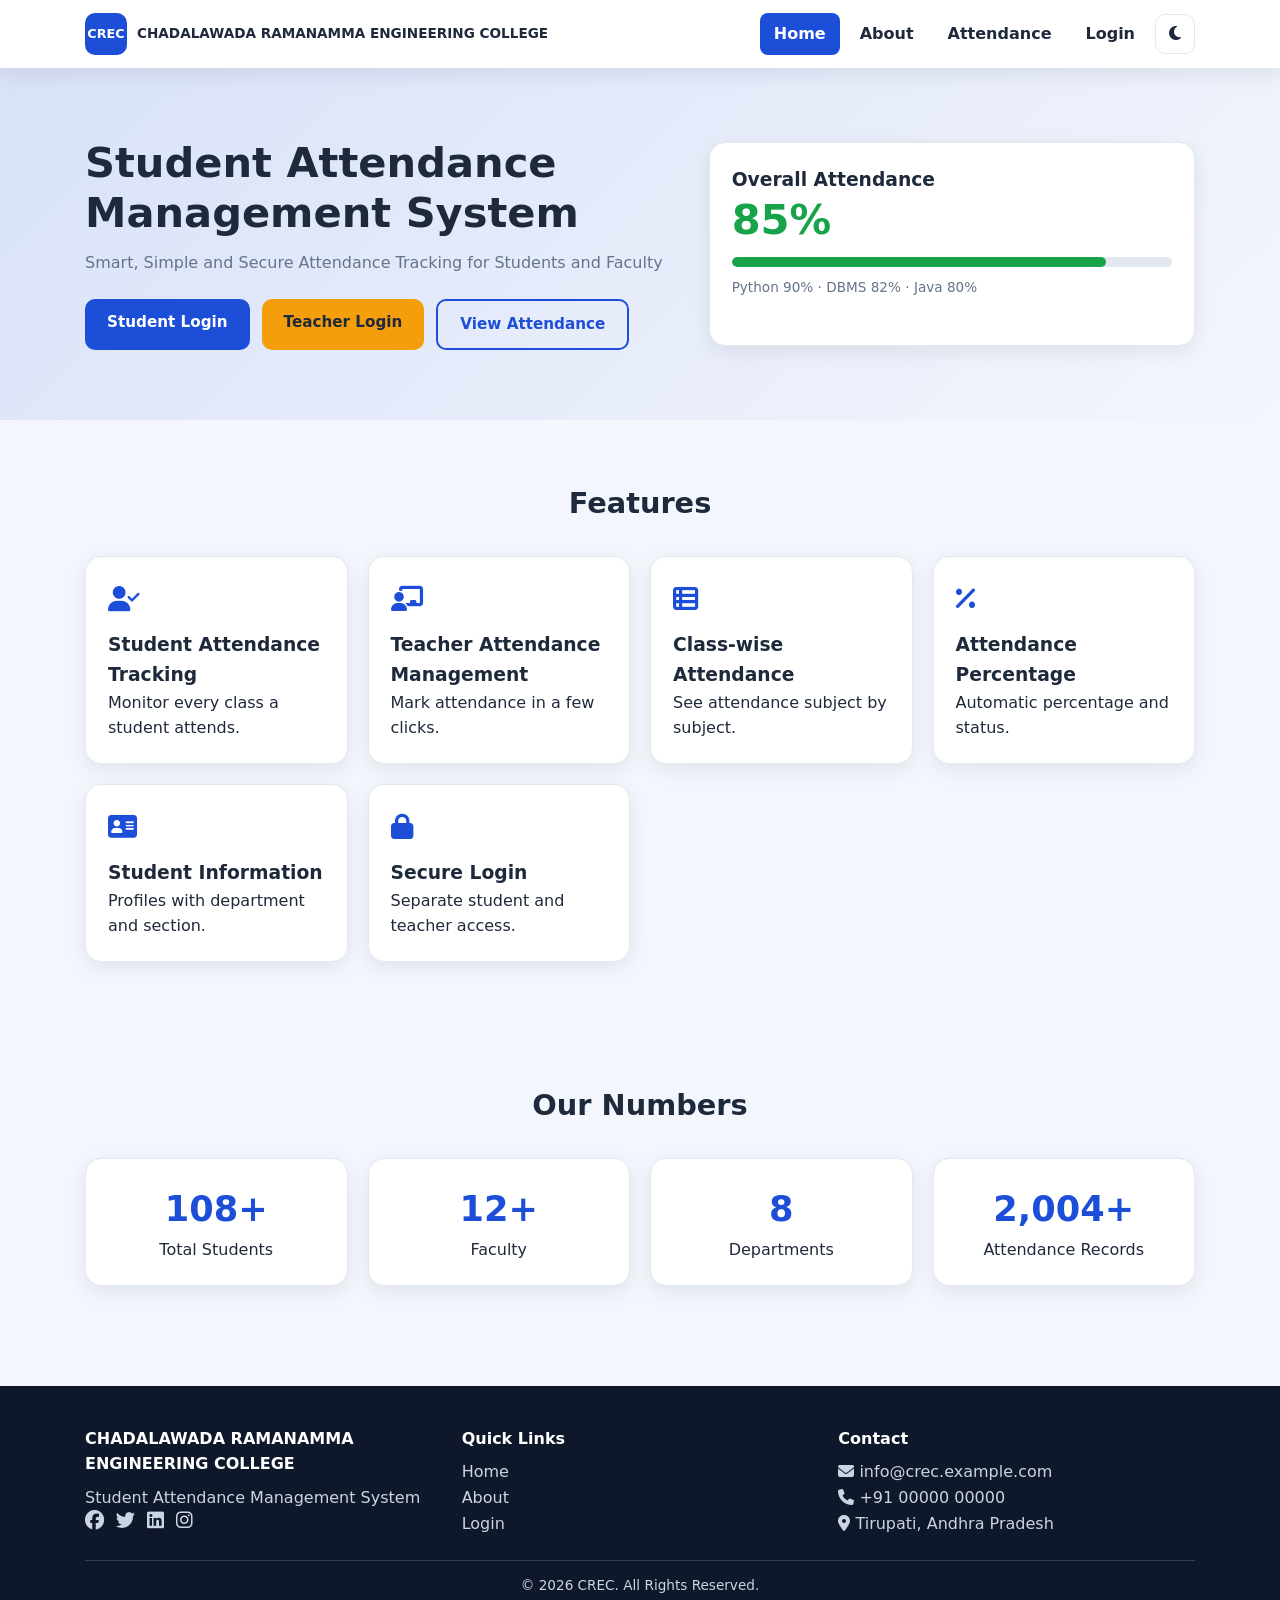
<file: index.html>
<!DOCTYPE html><html lang="en"><head><meta charset="UTF-8"><meta name="viewport" content="width=device-width,initial-scale=1"><link rel="stylesheet" href="https://cdnjs.cloudflare.com/ajax/libs/font-awesome/6.5.1/css/all.min.css"><link rel="stylesheet" href="css/style.css"><title>CREC Attendance System</title></head><body><header class="topbar"><div class="container"><a class="brand" href="index.html"><div class="logo">CREC<!-- To use a real logo: replace CREC with <img src="assets/college-logo.png" alt="CREC logo"> --></div><span>CHADALAWADA RAMANAMMA ENGINEERING COLLEGE</span></a><nav class="nav" id="nav"><a href="index.html" data-p="index">Home</a><a href="about.html" data-p="about">About</a><a href="login.html#student">Attendance</a><a href="login.html" data-p="login">Login</a><button class="icon-btn theme-toggle" title="Toggle theme"><i class="fas fa-moon"></i></button></nav><button class="icon-btn menu-btn" id="menuBtn"><i class="fas fa-bars"></i></button></div></header>
<section class="hero"><div class="container"><div class="fade"><h1>Student Attendance Management System</h1><p>Smart, Simple and Secure Attendance Tracking for Students and Faculty</p><div class="btns"><a class="btn" href="login.html#student">Student Login</a><a class="btn alt" href="login.html#teacher">Teacher Login</a><a class="btn ghost" href="login.html#student">View Attendance</a></div></div>
<div class="card fade"><h3>Overall Attendance</h3><h1 style="color:var(--ok)">85%</h1><div class="progress"><span data-width="85"></span></div><p class="hint">Python 90% &middot; DBMS 82% &middot; Java 80%</p></div></div></section>
<section class="section"><div class="container"><h2>Features</h2><div class="grid" id="features"></div></div></section>
<section class="section" id="stats"><div class="container"><h2>Our Numbers</h2><div class="grid">
<div class="card stat"><b data-count="500" data-suffix="+">0</b>Total Students</div><div class="card stat"><b data-count="40" data-suffix="+">0</b>Faculty</div><div class="card stat"><b data-count="8">0</b>Departments</div><div class="card stat"><b data-count="10000" data-suffix="+">0</b>Attendance Records</div></div></div></section>
<footer class="footer"><div class="container"><div class="grid"><div><h4>CHADALAWADA RAMANAMMA ENGINEERING COLLEGE</h4><p>Student Attendance Management System</p><div class="social"><i class="fab fa-facebook"></i><i class="fab fa-twitter"></i><i class="fab fa-linkedin"></i><i class="fab fa-instagram"></i></div></div><div><h4>Quick Links</h4><a href="index.html">Home</a><a href="about.html">About</a><a href="login.html">Login</a></div><div><h4>Contact</h4><p><i class="fas fa-envelope"></i> info@crec.example.com</p><p><i class="fas fa-phone"></i> +91 00000 00000</p><p><i class="fas fa-location-dot"></i> Tirupati, Andhra Pradesh</p></div></div><p class="copy">&copy; 2026 CREC. All Rights Reserved.</p></div></footer><script src="js/script.js"></script></body></html>
</file>
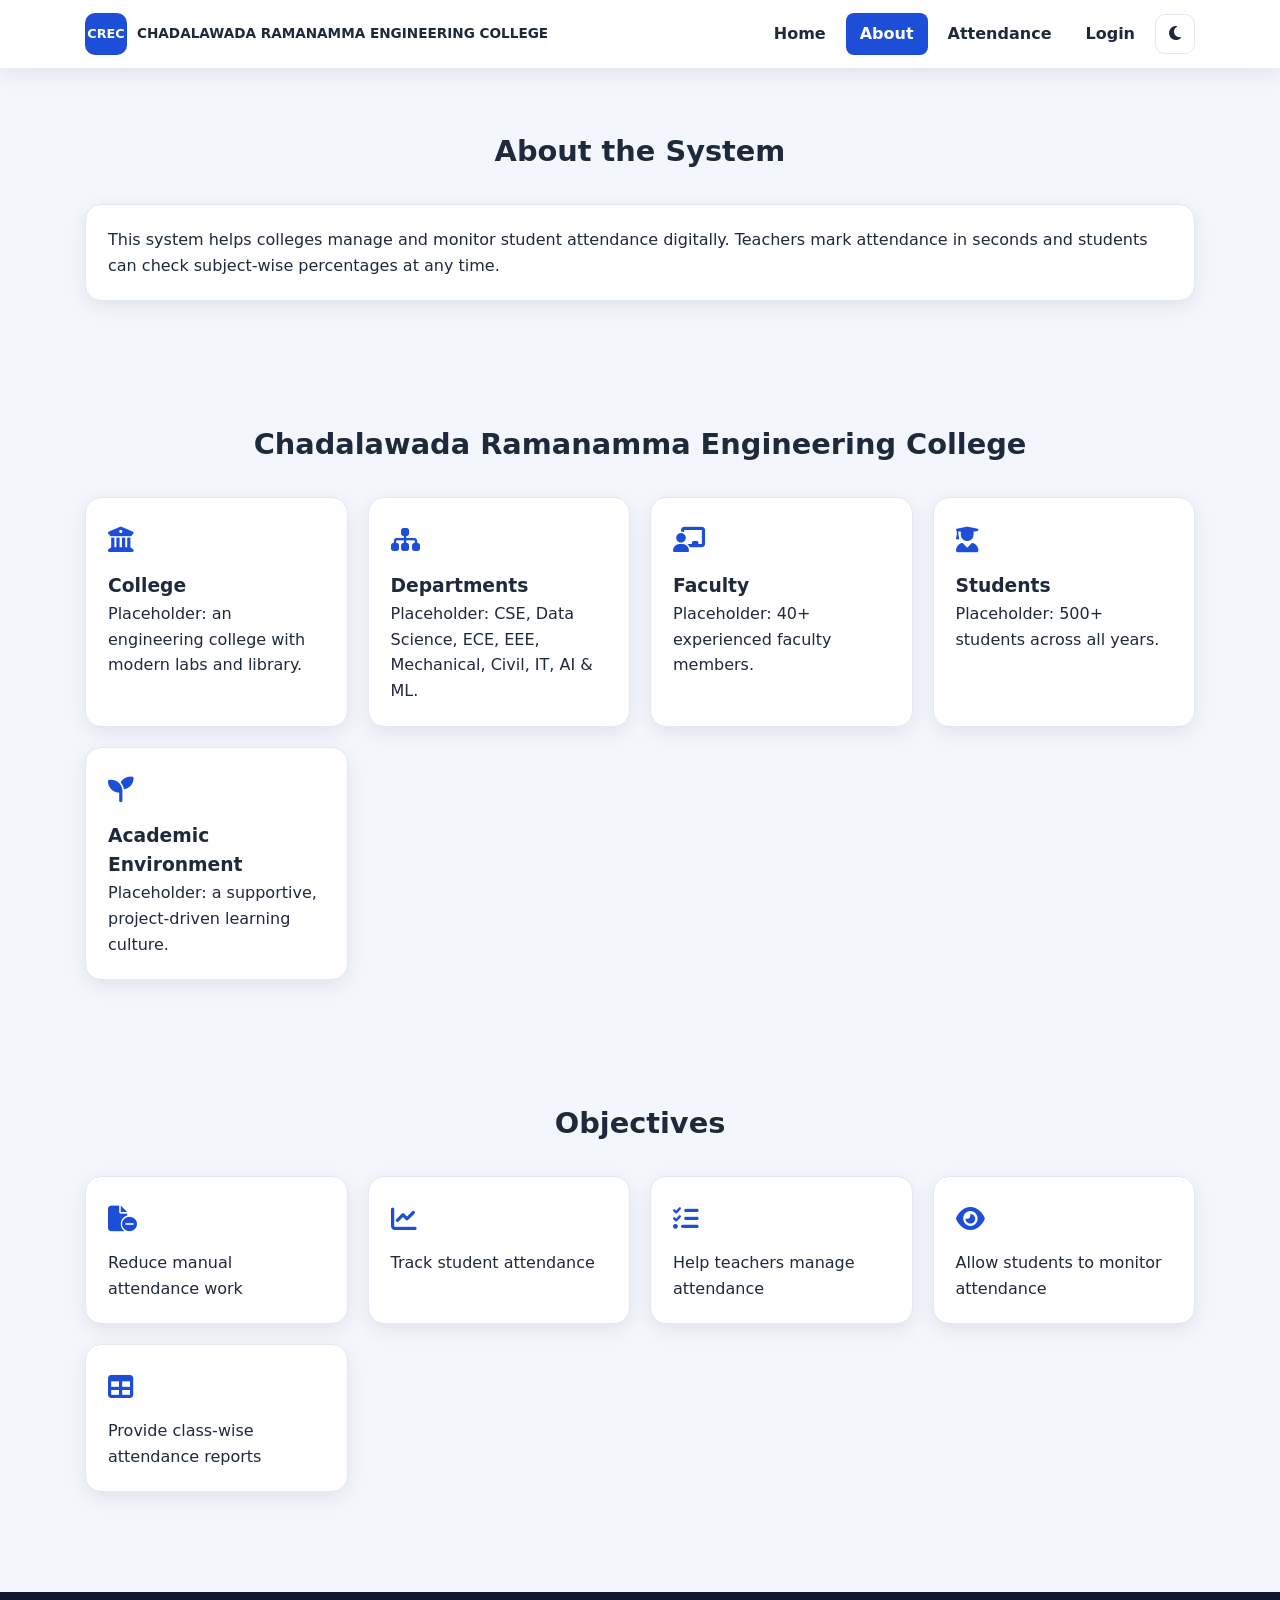
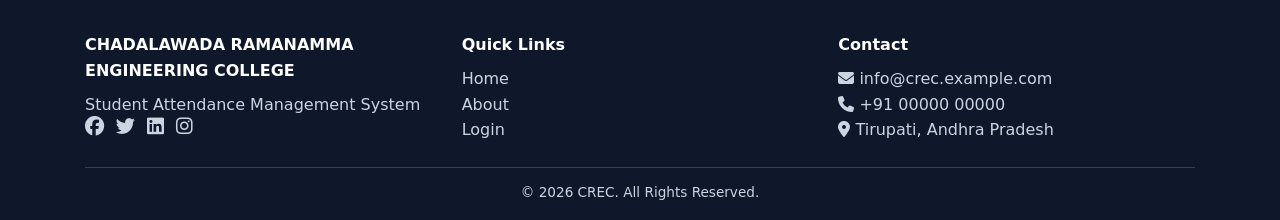
<file: about.html>
<!DOCTYPE html><html lang="en"><head><meta charset="UTF-8"><meta name="viewport" content="width=device-width,initial-scale=1"><link rel="stylesheet" href="https://cdnjs.cloudflare.com/ajax/libs/font-awesome/6.5.1/css/all.min.css"><link rel="stylesheet" href="css/style.css"><title>About - CREC</title></head><body><header class="topbar"><div class="container"><a class="brand" href="index.html"><div class="logo">CREC<!-- To use a real logo: replace CREC with <img src="assets/college-logo.png" alt="CREC logo"> --></div><span>CHADALAWADA RAMANAMMA ENGINEERING COLLEGE</span></a><nav class="nav" id="nav"><a href="index.html" data-p="index">Home</a><a href="about.html" data-p="about">About</a><a href="login.html#student">Attendance</a><a href="login.html" data-p="login">Login</a><button class="icon-btn theme-toggle" title="Toggle theme"><i class="fas fa-moon"></i></button></nav><button class="icon-btn menu-btn" id="menuBtn"><i class="fas fa-bars"></i></button></div></header>
<section class="section"><div class="container"><h2>About the System</h2><p class="card">This system helps colleges manage and monitor student attendance digitally. Teachers mark attendance in seconds and students can check subject-wise percentages at any time.</p></div></section>
<section class="section"><div class="container"><h2>Chadalawada Ramanamma Engineering College</h2><div class="grid">
<div class="card hover"><div class="ico"><i class="fas fa-building-columns"></i></div><h3>College</h3><p>Placeholder: an engineering college with modern labs and library.</p></div>
<div class="card hover"><div class="ico"><i class="fas fa-sitemap"></i></div><h3>Departments</h3><p>Placeholder: CSE, Data Science, ECE, EEE, Mechanical, Civil, IT, AI &amp; ML.</p></div>
<div class="card hover"><div class="ico"><i class="fas fa-chalkboard-user"></i></div><h3>Faculty</h3><p>Placeholder: 40+ experienced faculty members.</p></div>
<div class="card hover"><div class="ico"><i class="fas fa-user-graduate"></i></div><h3>Students</h3><p>Placeholder: 500+ students across all years.</p></div>
<div class="card hover"><div class="ico"><i class="fas fa-seedling"></i></div><h3>Academic Environment</h3><p>Placeholder: a supportive, project-driven learning culture.</p></div></div></div></section>
<section class="section"><div class="container"><h2>Objectives</h2><div class="grid">
<div class="card hover"><div class="ico"><i class="fas fa-file-circle-minus"></i></div>Reduce manual attendance work</div><div class="card hover"><div class="ico"><i class="fas fa-chart-line"></i></div>Track student attendance</div><div class="card hover"><div class="ico"><i class="fas fa-list-check"></i></div>Help teachers manage attendance</div><div class="card hover"><div class="ico"><i class="fas fa-eye"></i></div>Allow students to monitor attendance</div><div class="card hover"><div class="ico"><i class="fas fa-table"></i></div>Provide class-wise attendance reports</div></div></div></section>
<footer class="footer"><div class="container"><div class="grid"><div><h4>CHADALAWADA RAMANAMMA ENGINEERING COLLEGE</h4><p>Student Attendance Management System</p><div class="social"><i class="fab fa-facebook"></i><i class="fab fa-twitter"></i><i class="fab fa-linkedin"></i><i class="fab fa-instagram"></i></div></div><div><h4>Quick Links</h4><a href="index.html">Home</a><a href="about.html">About</a><a href="login.html">Login</a></div><div><h4>Contact</h4><p><i class="fas fa-envelope"></i> info@crec.example.com</p><p><i class="fas fa-phone"></i> +91 00000 00000</p><p><i class="fas fa-location-dot"></i> Tirupati, Andhra Pradesh</p></div></div><p class="copy">&copy; 2026 CREC. All Rights Reserved.</p></div></footer><script src="js/script.js"></script></body></html>
</file>
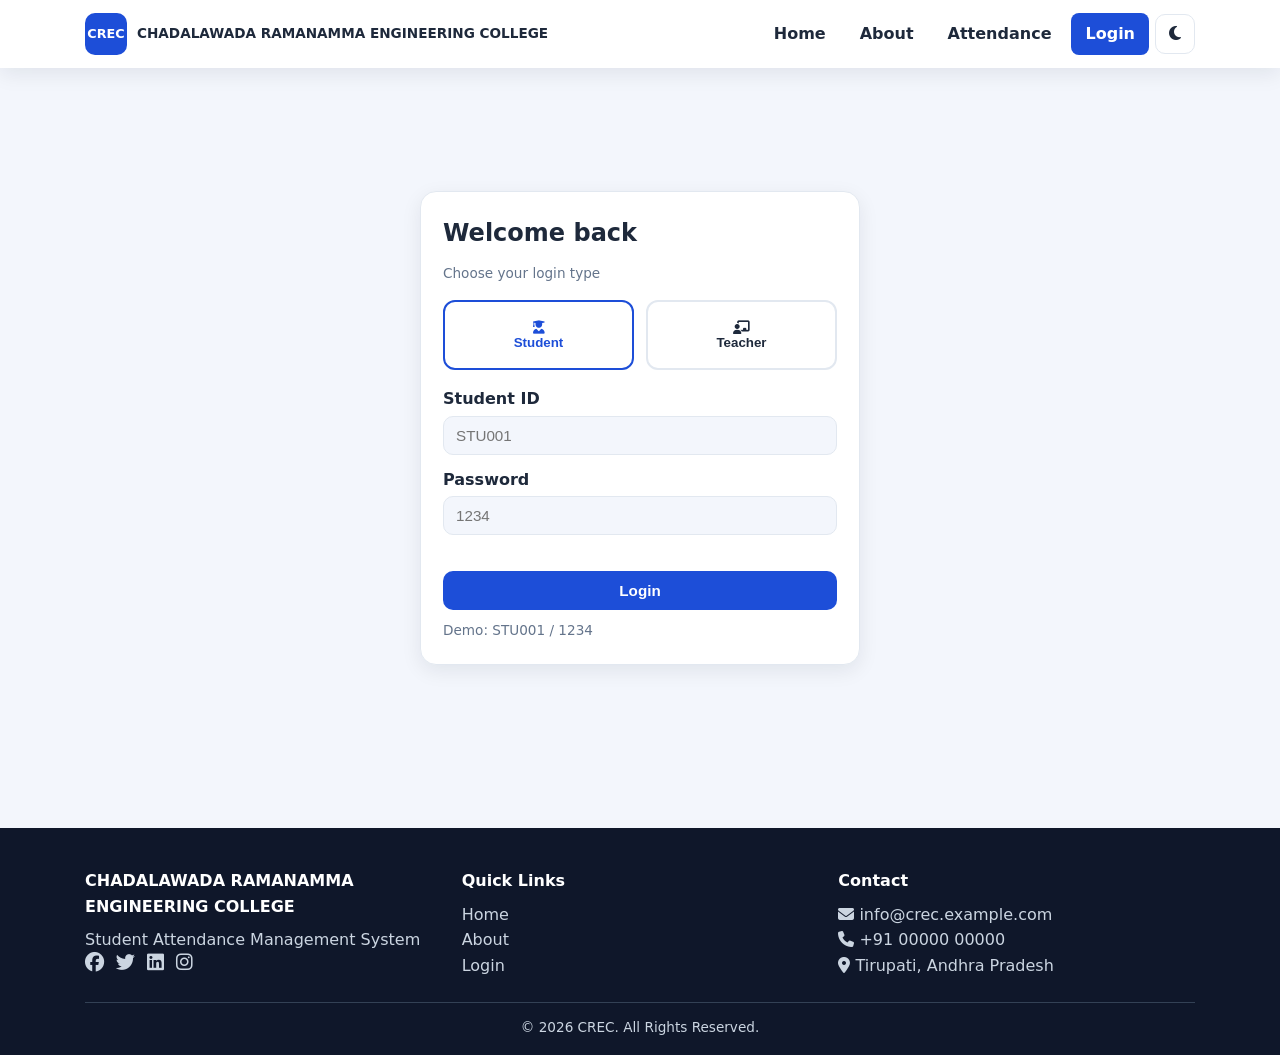
<file: login.html>
<!DOCTYPE html><html lang="en"><head><meta charset="UTF-8"><meta name="viewport" content="width=device-width,initial-scale=1"><link rel="stylesheet" href="https://cdnjs.cloudflare.com/ajax/libs/font-awesome/6.5.1/css/all.min.css"><link rel="stylesheet" href="css/style.css"><title>Login - CREC</title></head><body><header class="topbar"><div class="container"><a class="brand" href="index.html"><div class="logo">CREC<!-- To use a real logo: replace CREC with <img src="assets/college-logo.png" alt="CREC logo"> --></div><span>CHADALAWADA RAMANAMMA ENGINEERING COLLEGE</span></a><nav class="nav" id="nav"><a href="index.html" data-p="index">Home</a><a href="about.html" data-p="about">About</a><a href="login.html#student">Attendance</a><a href="login.html" data-p="login">Login</a><button class="icon-btn theme-toggle" title="Toggle theme"><i class="fas fa-moon"></i></button></nav><button class="icon-btn menu-btn" id="menuBtn"><i class="fas fa-bars"></i></button></div></header>
<div class="login-wrap"><div class="card login-box fade"><h2>Welcome back</h2><p class="hint">Choose your login type</p>
<div class="choice"><button type="button" data-type="student"><i class="fas fa-user-graduate"></i><br>Student</button><button type="button" data-type="teacher"><i class="fas fa-chalkboard-user"></i><br>Teacher</button></div>
<div id="formArea"></div></div></div>
<footer class="footer"><div class="container"><div class="grid"><div><h4>CHADALAWADA RAMANAMMA ENGINEERING COLLEGE</h4><p>Student Attendance Management System</p><div class="social"><i class="fab fa-facebook"></i><i class="fab fa-twitter"></i><i class="fab fa-linkedin"></i><i class="fab fa-instagram"></i></div></div><div><h4>Quick Links</h4><a href="index.html">Home</a><a href="about.html">About</a><a href="login.html">Login</a></div><div><h4>Contact</h4><p><i class="fas fa-envelope"></i> info@crec.example.com</p><p><i class="fas fa-phone"></i> +91 00000 00000</p><p><i class="fas fa-location-dot"></i> Tirupati, Andhra Pradesh</p></div></div><p class="copy">&copy; 2026 CREC. All Rights Reserved.</p></div></footer><div id="toast-box"></div><script src="js/script.js"></script></body></html>
</file>
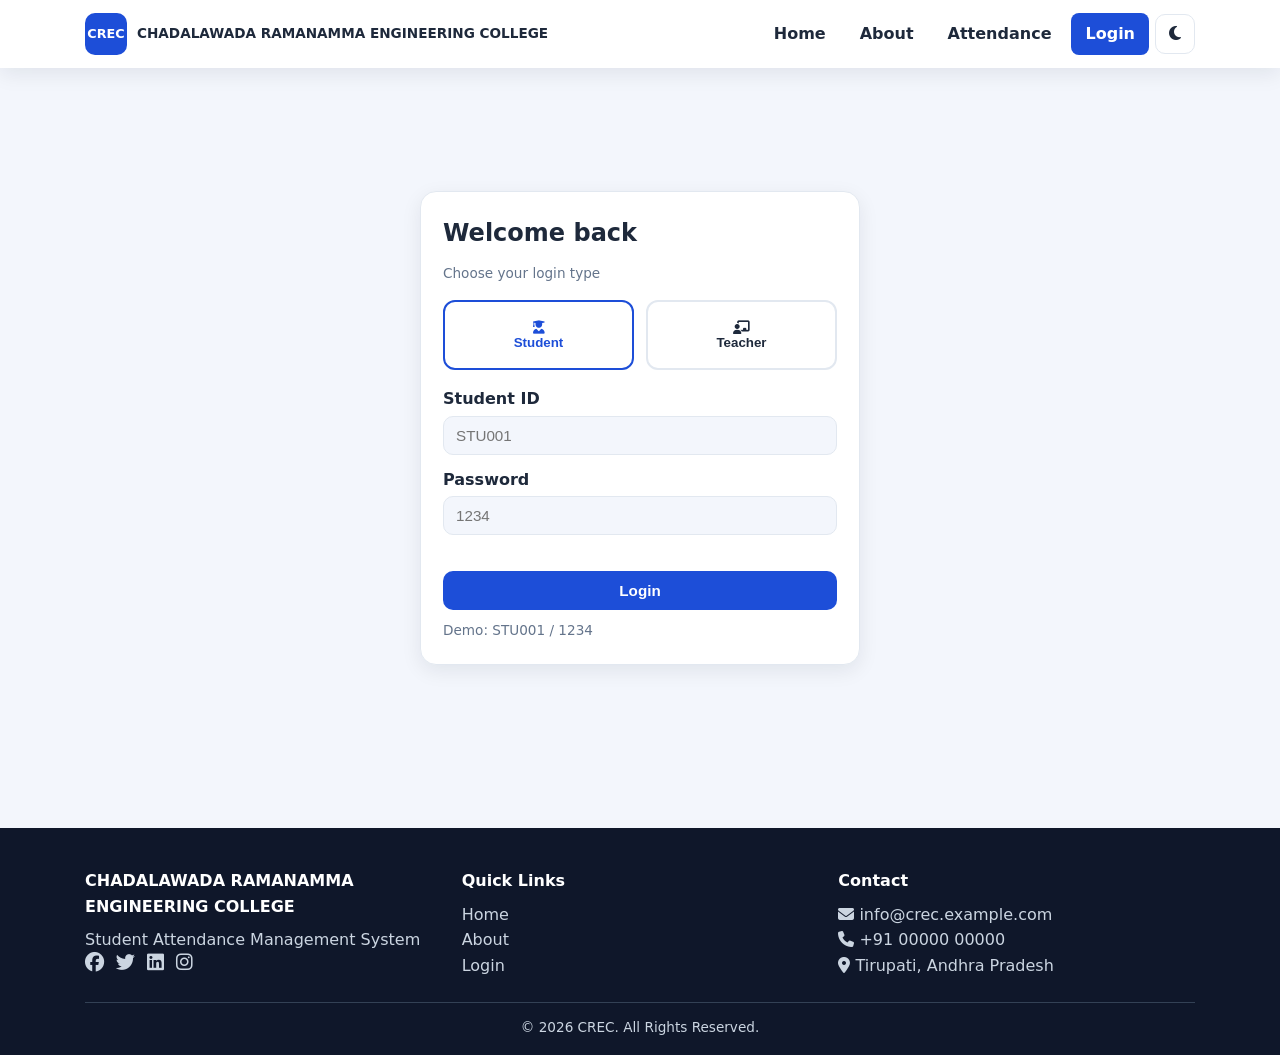
<file: student-dashboard.html>
<!DOCTYPE html><html lang="en"><head><meta charset="UTF-8"><meta name="viewport" content="width=device-width,initial-scale=1"><link rel="stylesheet" href="https://cdnjs.cloudflare.com/ajax/libs/font-awesome/6.5.1/css/all.min.css"><link rel="stylesheet" href="css/style.css"><title>Student Dashboard - CREC</title></head><body data-role="student"><div id="toast-box"></div><header class="topbar"><div class="container" style="max-width:none"><div style="display:flex;gap:10px;align-items:center"><button class="icon-btn menu-btn" id="sideBtn"><i class="fas fa-bars"></i></button><div class="brand"><div class="logo">CREC</div><span>CHADALAWADA RAMANAMMA ENGINEERING COLLEGE</span></div></div><button class="icon-btn theme-toggle"><i class="fas fa-moon"></i></button></div></header>
<div class="layout"><aside class="sidebar" id="sidebar"><a data-panel="dashboard" class="active"><i class="fas fa-gauge"></i>Dashboard</a><a data-panel="profile"><i class="fas fa-id-card"></i>My Profile</a><a data-panel="attendance"><i class="fas fa-calendar-check"></i>Attendance</a><a data-panel="subjects"><i class="fas fa-book"></i>Subjects</a><a data-panel="about"><i class="fas fa-circle-info"></i>About</a><a class="logout-btn"><i class="fas fa-right-from-bracket"></i>Logout</a></aside>
<main class="main">
<section class="panel show" id="dashboard"><h2>Welcome, <span id="userName">Student</span> &#128075;</h2><div class="grid" id="overview"></div></section>
<section class="panel" id="profile"><h2>My Profile</h2><div class="card profile"><div class="avatar" id="avatar">S</div><dl id="profileInfo"></dl></div></section>
<section class="panel" id="attendance"><h2>Class-wise Attendance</h2>
<div class="tools"><input id="search" placeholder="Search subject..."><select id="subjectFilter"></select><select id="statusFilter"><option value="all">All Status</option><option>Excellent</option><option>Good</option><option>Low</option></select><select id="sortBy"><option value="none">Sort: Default</option><option value="desc">Highest %</option><option value="asc">Lowest %</option></select></div>
<div class="table-wrap"><table><thead><tr><th>Subject</th><th>Total Classes</th><th>Present</th><th>Absent</th><th>Percentage</th><th>Status</th></tr></thead><tbody id="attBody"></tbody></table></div>
<div class="card" id="detail" style="margin-top:20px;display:none"></div></section>
<section class="panel" id="subjects"><h2>Subjects</h2><div class="grid" id="subjectCards"></div></section>
<section class="panel" id="about"><h2>About</h2><div class="card">This portal shows your attendance for every subject. Keep it above 75% to stay eligible for exams.</div></section>
</main></div><footer class="footer"><div class="container"><div class="grid"><div><h4>CHADALAWADA RAMANAMMA ENGINEERING COLLEGE</h4><p>Student Attendance Management System</p><div class="social"><i class="fab fa-facebook"></i><i class="fab fa-twitter"></i><i class="fab fa-linkedin"></i><i class="fab fa-instagram"></i></div></div><div><h4>Quick Links</h4><a href="index.html">Home</a><a href="about.html">About</a><a href="login.html">Login</a></div><div><h4>Contact</h4><p><i class="fas fa-envelope"></i> info@crec.example.com</p><p><i class="fas fa-phone"></i> +91 00000 00000</p><p><i class="fas fa-location-dot"></i> Tirupati, Andhra Pradesh</p></div></div><p style="margin-top:16px"><button class="btn bad logout-btn"><i class="fas fa-right-from-bracket"></i> Logout</button></p><p class="copy">&copy; 2026 CREC. All Rights Reserved.</p></div></footer><script src="js/script.js"></script><script src="js/student.js"></script></body></html>
</file>
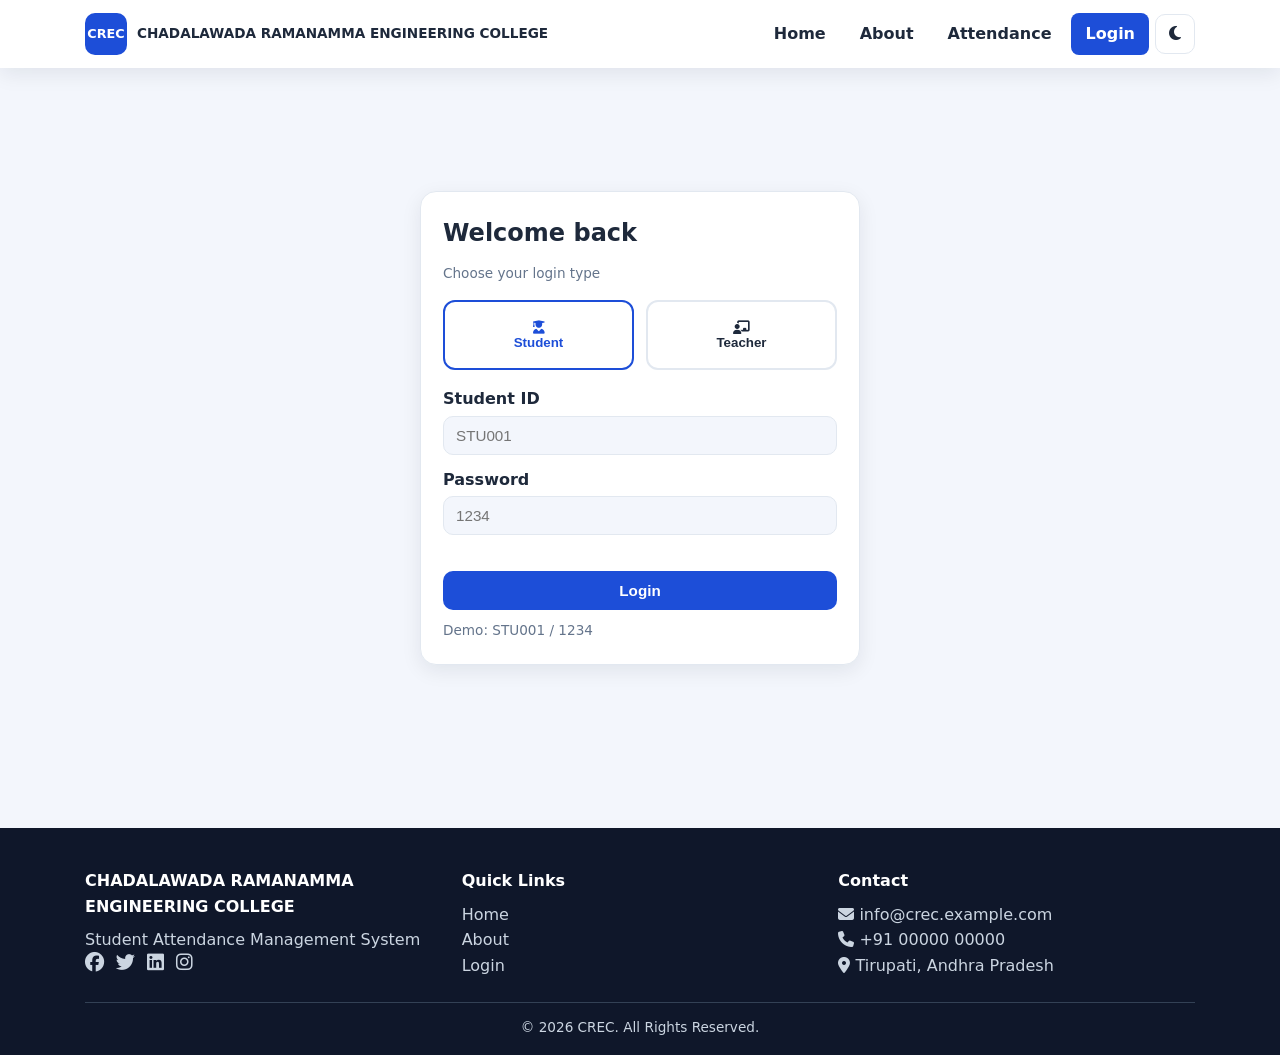
<file: teacher-dashboard.html>
<!DOCTYPE html><html lang="en"><head><meta charset="UTF-8"><meta name="viewport" content="width=device-width,initial-scale=1"><link rel="stylesheet" href="https://cdnjs.cloudflare.com/ajax/libs/font-awesome/6.5.1/css/all.min.css"><link rel="stylesheet" href="css/style.css"><title>Teacher Dashboard - CREC</title></head><body data-role="teacher"><div id="toast-box"></div><header class="topbar"><div class="container" style="max-width:none"><div style="display:flex;gap:10px;align-items:center"><button class="icon-btn menu-btn" id="sideBtn"><i class="fas fa-bars"></i></button><div class="brand"><div class="logo">CREC</div><span>CHADALAWADA RAMANAMMA ENGINEERING COLLEGE</span></div></div><button class="icon-btn theme-toggle"><i class="fas fa-moon"></i></button></div></header>
<div class="layout"><aside class="sidebar" id="sidebar"><a data-panel="dashboard" class="active"><i class="fas fa-gauge"></i>Dashboard</a><a data-panel="students"><i class="fas fa-users"></i>Students</a><a data-panel="attendance"><i class="fas fa-list-check"></i>Attendance</a><a data-panel="classes"><i class="fas fa-school"></i>Classes</a><a data-panel="reports"><i class="fas fa-file-lines"></i>Reports</a><a class="logout-btn"><i class="fas fa-right-from-bracket"></i>Logout</a></aside>
<main class="main">
<section class="panel show" id="dashboard"><h2>Teacher Dashboard</h2><p style="margin-bottom:16px">Welcome, <b id="userName">Professor</b></p><div class="grid stat-grid"></div></section>
<section class="panel" id="students"><h2>Students</h2><div class="tools"><input id="sSearch" placeholder="Search student..."><select id="sDept"></select><select id="sYear"></select><select id="sSec"></select></div>
<div class="table-wrap"><table><thead><tr><th>Student ID</th><th>Name</th><th>Department</th><th>Year</th><th>Section</th><th>Attendance</th></tr></thead><tbody id="stuBody"></tbody></table></div></section>
<section class="panel" id="attendance"><h2>Mark Attendance</h2><div class="tools"><select id="mDept"></select><select id="mYear"></select><select id="mSec"></select><select id="mSub"></select><input type="date" id="mDate"></div>
<div class="table-wrap"><table><thead><tr><th>Student</th><th>Mark</th></tr></thead><tbody id="markBody"></tbody></table></div></section>
<section class="panel" id="classes"><h2>Classes</h2><div class="grid" id="classCards"></div></section>
<section class="panel" id="reports"><h2>Attendance Report</h2><div class="grid stat-grid" style="margin-bottom:16px"></div><div class="tools"><button class="btn ok" id="exportBtn"><i class="fas fa-file-csv"></i> Export Report</button><button class="btn" id="printBtn"><i class="fas fa-print"></i> Print Report</button></div>
<div class="table-wrap"><table><thead><tr><th>Student ID</th><th>Name</th><th>Overall %</th><th>Status</th><th>Today</th></tr></thead><tbody id="repBody"></tbody></table></div></section>
</main></div><footer class="footer"><div class="container"><div class="grid"><div><h4>CHADALAWADA RAMANAMMA ENGINEERING COLLEGE</h4><p>Student Attendance Management System</p><div class="social"><i class="fab fa-facebook"></i><i class="fab fa-twitter"></i><i class="fab fa-linkedin"></i><i class="fab fa-instagram"></i></div></div><div><h4>Quick Links</h4><a href="index.html">Home</a><a href="about.html">About</a><a href="login.html">Login</a></div><div><h4>Contact</h4><p><i class="fas fa-envelope"></i> info@crec.example.com</p><p><i class="fas fa-phone"></i> +91 00000 00000</p><p><i class="fas fa-location-dot"></i> Tirupati, Andhra Pradesh</p></div></div><p style="margin-top:16px"><button class="btn bad logout-btn"><i class="fas fa-right-from-bracket"></i> Logout</button></p><p class="copy">&copy; 2026 CREC. All Rights Reserved.</p></div></footer><script src="js/script.js"></script><script src="js/teacher.js"></script></body></html>
</file>
<file: css/style.css>
/* CREC Attendance System - theme via CSS variables */
:root{--primary:#1d4ed8;--accent:#f59e0b;--bg:#f3f6fc;--card:#fff;--text:#1e293b;--muted:#64748b;--border:#e2e8f0;--ok:#16a34a;--warn:#d97706;--bad:#dc2626;--shadow:0 6px 20px rgba(15,23,42,.08)}
body.dark{--bg:#0f172a;--card:#1e293b;--text:#e2e8f0;--muted:#94a3b8;--border:#334155;--shadow:0 6px 20px rgba(0,0,0,.4)}
*{box-sizing:border-box;margin:0;padding:0}
body{font-family:'Segoe UI',system-ui,sans-serif;background:var(--bg);color:var(--text);line-height:1.6;transition:background .3s,color .3s}
a{color:inherit;text-decoration:none}
.container{max-width:1150px;margin:auto;padding:0 20px}
.topbar{background:var(--card);box-shadow:var(--shadow);position:sticky;top:0;z-index:50}
.topbar .container{display:flex;align-items:center;justify-content:space-between;height:68px}
.brand{display:flex;align-items:center;gap:10px;font-weight:700;font-size:.85rem}
.logo{width:42px;height:42px;border-radius:10px;background:var(--primary);color:#fff;display:grid;place-items:center;font-weight:800;font-size:.8rem;overflow:hidden;flex-shrink:0}
.logo img{width:100%;height:100%;object-fit:cover}
.nav{display:flex;gap:6px;align-items:center}
.nav a{padding:8px 14px;border-radius:8px;font-weight:600;transition:.2s}
.nav a:hover,.nav a.active{background:var(--primary);color:#fff}
.icon-btn{background:none;border:1px solid var(--border);color:var(--text);width:40px;height:40px;border-radius:10px;cursor:pointer;font-size:1rem}
.menu-btn{display:none}
.btn{display:inline-block;padding:11px 22px;border-radius:10px;border:0;font-weight:600;cursor:pointer;background:var(--primary);color:#fff;transition:.2s;font-size:.95rem}
.btn:hover{transform:translateY(-2px);box-shadow:var(--shadow)}
.btn.alt{background:var(--accent);color:#1e293b}.btn.ghost{background:transparent;color:var(--primary);border:2px solid var(--primary)}
.btn.bad{background:var(--bad)}.btn.ok{background:var(--ok)}
.hero{padding:70px 0;background:linear-gradient(135deg,rgba(29,78,216,.12),transparent)}
.hero .container{display:grid;grid-template-columns:1.2fr 1fr;gap:40px;align-items:center}
.hero h1{font-size:2.6rem;line-height:1.2;margin-bottom:12px}.hero p{color:var(--muted);margin-bottom:24px}
.hero .btns{display:flex;gap:12px;flex-wrap:wrap}
.section{padding:60px 0}.section h2{text-align:center;margin-bottom:30px;font-size:1.8rem}
.grid{display:grid;gap:20px;grid-template-columns:repeat(auto-fit,minmax(240px,1fr))}
.card{background:var(--card);border-radius:16px;padding:22px;box-shadow:var(--shadow);border:1px solid var(--border);transition:.25s}
.card.hover:hover{transform:translateY(-6px);border-color:var(--primary)}
.card .ico{font-size:1.6rem;color:var(--primary);margin-bottom:10px}
.stat{text-align:center}.stat b{display:block;font-size:2.2rem;color:var(--primary)}
.fade{animation:fade .7s ease both}@keyframes fade{from{opacity:0;transform:translateY(16px)}to{opacity:1;transform:none}}
.badge{padding:3px 12px;border-radius:20px;font-size:.78rem;font-weight:700;color:#fff;display:inline-block}
.excellent,.present{background:var(--ok)}.good{background:#2563eb}.low,.absent{background:var(--bad)}.holiday{background:var(--muted)}
.progress{height:10px;background:var(--border);border-radius:10px;overflow:hidden;margin-top:10px}
.progress span{display:block;height:100%;width:0;background:var(--ok);border-radius:10px;transition:width 1.2s ease}
.progress span.good{background:#2563eb}.progress span.low{background:var(--bad)}
.login-wrap{min-height:80vh;display:grid;place-items:center;padding:30px 20px}
.login-box{width:100%;max-width:440px}.choice{display:grid;grid-template-columns:1fr 1fr;gap:12px;margin:16px 0}
.choice button{padding:18px;border:2px solid var(--border);border-radius:12px;background:var(--card);color:var(--text);cursor:pointer;font-weight:600;transition:.2s}
.choice button.selected,.choice button:hover{border-color:var(--primary);color:var(--primary)}
label{display:block;font-weight:600;margin:12px 0 4px}
input,select{width:100%;padding:10px 12px;border-radius:10px;border:1px solid var(--border);background:var(--bg);color:var(--text);font-size:.95rem}
.error{color:var(--bad);margin-top:10px;font-weight:600}.hint{color:var(--muted);font-size:.85rem;margin-top:10px}
.layout{display:flex;min-height:calc(100vh - 68px)}
.sidebar{width:240px;background:var(--card);border-right:1px solid var(--border);padding:20px 14px;display:flex;flex-direction:column;gap:6px;transition:transform .3s}
.sidebar a{padding:11px 14px;border-radius:10px;font-weight:600;cursor:pointer;color:var(--muted);transition:.2s}
.sidebar a i{width:24px}.sidebar a:hover,.sidebar a.active{background:var(--primary);color:#fff}
.main{flex:1;padding:26px;min-width:0}.panel{display:none}.panel.show{display:block;animation:fade .5s both}
.main h2{margin-bottom:16px}
.profile{display:flex;gap:20px;align-items:center;flex-wrap:wrap}
.avatar{width:80px;height:80px;border-radius:50%;background:var(--primary);color:#fff;display:grid;place-items:center;font-size:2rem;font-weight:700}
.profile dl{display:grid;grid-template-columns:repeat(auto-fit,minmax(180px,1fr));gap:10px;flex:1}.profile dt{color:var(--muted);font-size:.8rem}
.tools{display:flex;gap:10px;flex-wrap:wrap;margin-bottom:14px}.tools>*{flex:1;min-width:140px}
.table-wrap{overflow-x:auto;background:var(--card);border-radius:14px;box-shadow:var(--shadow)}
table{width:100%;border-collapse:collapse;min-width:620px}th,td{padding:12px 14px;text-align:left;border-bottom:1px solid var(--border)}
th{background:var(--primary);color:#fff}tbody tr{transition:.2s}tbody tr:hover{background:rgba(29,78,216,.08)}
tr.clickable{cursor:pointer}
.calendar{display:grid;grid-template-columns:repeat(auto-fill,minmax(110px,1fr));gap:8px;margin-top:14px}
.day{padding:10px;border-radius:10px;color:#fff;text-align:center;font-size:.8rem}
.mark button{margin-right:6px;padding:6px 14px;border-radius:8px;border:2px solid var(--border);background:var(--card);color:var(--text);cursor:pointer;font-weight:600}
.mark button.on-p{background:var(--ok);color:#fff;border-color:var(--ok)}.mark button.on-a{background:var(--bad);color:#fff;border-color:var(--bad)}
.footer{background:#0f172a;color:#cbd5e1;padding:40px 0 16px;margin-top:40px}
.footer .grid{grid-template-columns:repeat(auto-fit,minmax(200px,1fr))}.footer h4{color:#fff;margin-bottom:8px}.footer a{display:block;color:#cbd5e1}.footer a:hover{color:var(--accent)}
.social{display:flex;gap:12px;font-size:1.2rem}.copy{text-align:center;margin-top:24px;font-size:.85rem;border-top:1px solid #334155;padding-top:14px}
#toast-box{position:fixed;top:80px;right:16px;z-index:999;display:flex;flex-direction:column;gap:10px}
.toast{background:var(--ok);color:#fff;padding:12px 20px;border-radius:10px;box-shadow:var(--shadow);animation:fade .4s both;transition:opacity .4s}.toast.error{background:var(--bad)}
@media(max-width:850px){.hero .container{grid-template-columns:1fr}.hero h1{font-size:2rem}.menu-btn{display:block}
.nav{position:absolute;top:68px;left:0;right:0;background:var(--card);flex-direction:column;padding:12px;display:none;box-shadow:var(--shadow)}.nav.open{display:flex}
.sidebar{position:fixed;top:68px;bottom:0;left:0;z-index:40;transform:translateX(-100%)}.sidebar.open{transform:none}.main{padding:16px}.brand span{max-width:170px}}
@media(prefers-reduced-motion:reduce){*{animation:none!important;transition:none!important}}
</file>
